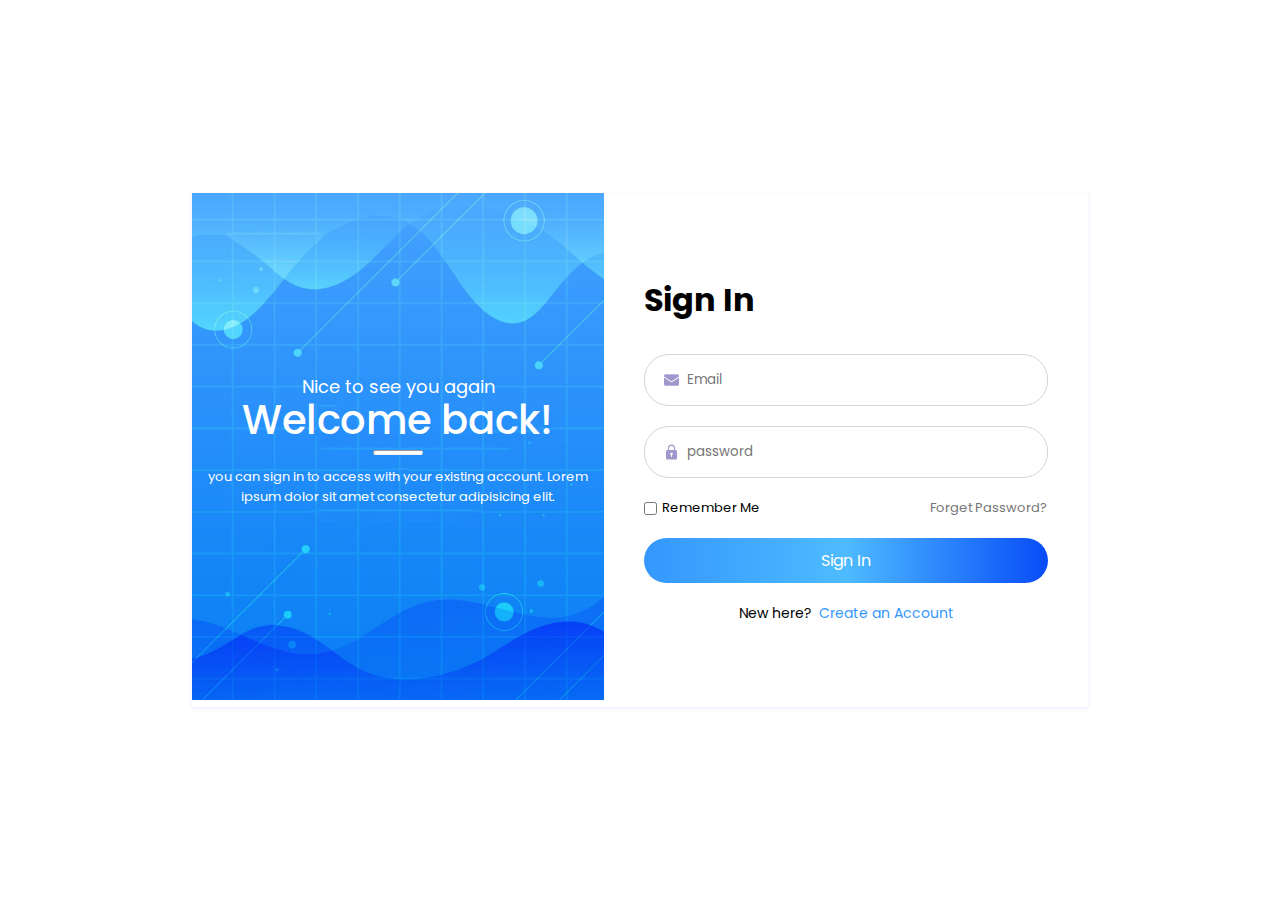
<file: index.html>
<!DOCTYPE html>
<html lang="en">
<head>
    <meta charset="UTF-8">
    <meta http-equiv="X-UA-Compatible" content="IE=edge">
    <meta name="viewport" content="width=device-width, initial-scale=1.0">
    <title>Home</title>
    <link rel="stylesheet" href="https://cdnjs.cloudflare.com/ajax/libs/font-awesome/6.1.2/css/all.min.css">
    <link rel="shortcut icon" href="dark mode/sun.png" type="image/x-icon">
    <link rel="stylesheet" href="dark mode/main.css">
</head>
<body>
    
    <div class="design">
        <div class="first">
            <div class="welcome"></div>
        </div>
        <div class="second">
            <div class="container">
                <div class="image" style="left: 5px">
                    <img src="dark mode/moon.png" alt="">
                </div>
            </div>
        
            <div class="logout">
                <div class="out_word">
                    Logout
                </div>
                <a href="#" class="out_link"><i class="fa-solid fa-arrow-right-from-bracket"></i></a>
            </div>
        </div>
    </div>
    
    <div class="content">
        <div class="box">
            <h3>Lorem ipsum</h3>
            Lorem ipsum dolor sit amet consectetur, adipisicing elit. Dicta, consectetur aliquid sed soluta ipsa obcaecati accusamus doloremque excepturi quia aliquam quisquam delectus aut quod molestias voluptates culpa fuga, quibusdam ab possimus expedita repellat? Consectetur corrupti, dolorum amet esse voluptate quis corporis recusandae voluptatem dolorem dolore vitae mollitia reiciendis maxime laboriosam.
        </div>
        <div class="box">
            <h3>Lorem ipsum</h3>
            Lorem ipsum dolor sit amet consectetur, adipisicing elit. Dicta, consectetur aliquid sed soluta ipsa obcaecati accusamus doloremque excepturi quia aliquam quisquam delectus aut quod molestias voluptates culpa fuga, quibusdam ab possimus expedita repellat? Consectetur corrupti, dolorum amet esse voluptate quis corporis recusandae voluptatem dolorem dolore vitae mollitia reiciendis maxime laboriosam.
        </div>
        <div class="box">
            <h3>Lorem ipsum</h3>
            Lorem ipsum dolor sit amet consectetur, adipisicing elit. Dicta, consectetur aliquid sed soluta ipsa obcaecati accusamus doloremque excepturi quia aliquam quisquam delectus aut quod molestias voluptates culpa fuga, quibusdam ab possimus expedita repellat? Consectetur corrupti, dolorum amet esse voluptate quis corporis recusandae voluptatem dolorem dolore vitae mollitia reiciendis maxime laboriosam.
        </div>
        <div class="box">
            <h3>Lorem ipsum</h3>
            Lorem ipsum dolor sit amet consectetur, adipisicing elit. Dicta, consectetur aliquid sed soluta ipsa obcaecati accusamus doloremque excepturi quia aliquam quisquam delectus aut quod molestias voluptates culpa fuga, quibusdam ab possimus expedita repellat? Consectetur corrupti, dolorum amet esse voluptate quis corporis recusandae voluptatem dolorem dolore vitae mollitia reiciendis maxime laboriosam.
        </div>
        <div class="box">
            <h3>Lorem ipsum</h3>
            Lorem ipsum dolor sit amet consectetur, adipisicing elit. Dicta, consectetur aliquid sed soluta ipsa obcaecati accusamus doloremque excepturi quia aliquam quisquam delectus aut quod molestias voluptates culpa fuga, quibusdam ab possimus expedita repellat? Consectetur corrupti, dolorum amet esse voluptate quis corporis recusandae voluptatem dolorem dolore vitae mollitia reiciendis maxime laboriosam.
        </div>
        <div class="box">
            <h3>Lorem ipsum</h3>
            Lorem ipsum dolor sit amet consectetur, adipisicing elit. Dicta, consectetur aliquid sed soluta ipsa obcaecati accusamus doloremque excepturi quia aliquam quisquam delectus aut quod molestias voluptates culpa fuga, quibusdam ab possimus expedita repellat? Consectetur corrupti, dolorum amet esse voluptate quis corporis recusandae voluptatem dolorem dolore vitae mollitia reiciendis maxime laboriosam.
        </div>
    </div>

    <script src="dark mode/main.js"></script>
</body>
</html>
</file>
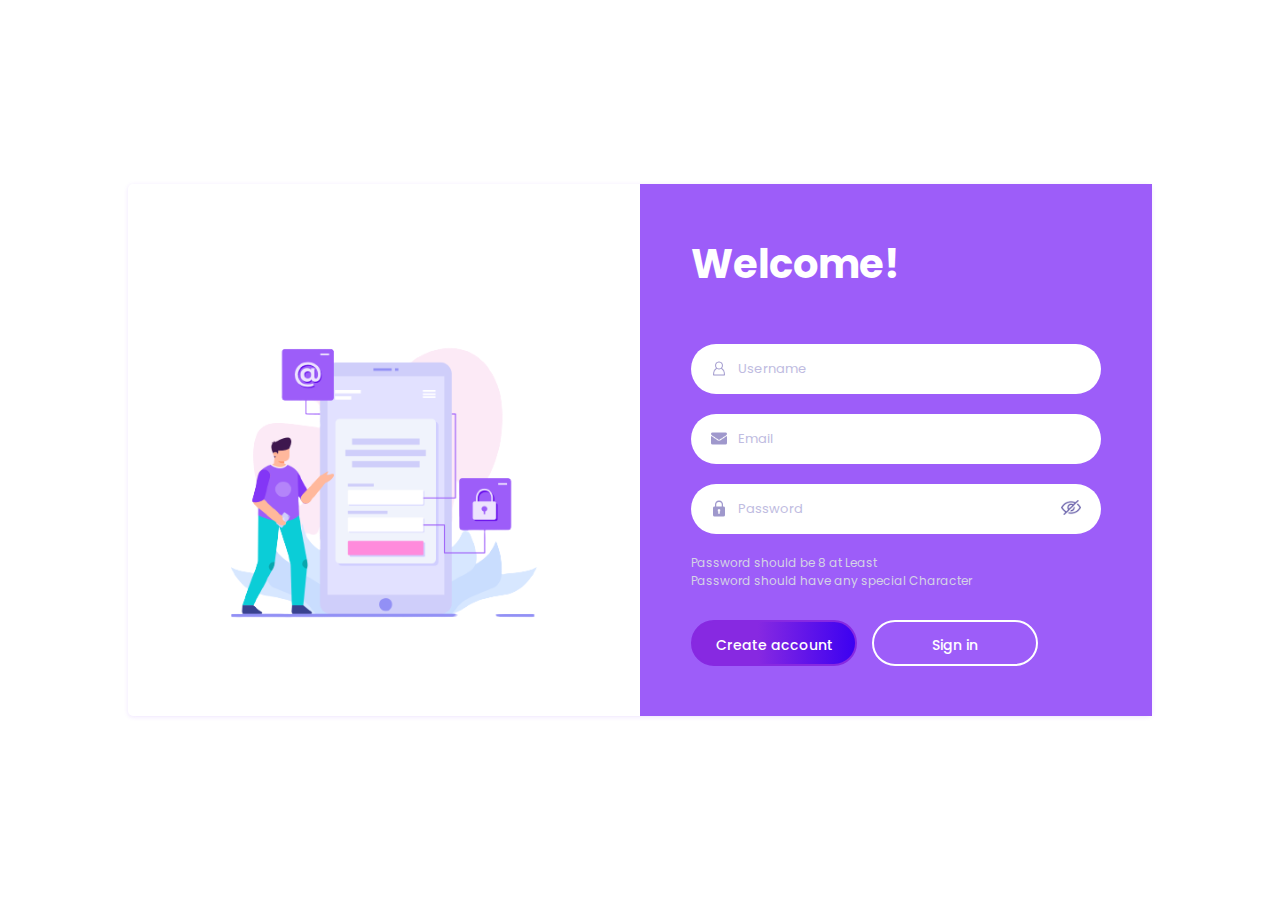
<file: createAcc/main.html>
<!DOCTYPE html>
<html lang="en">
<head>
    <meta charset="UTF-8">
    <meta http-equiv="X-UA-Compatible" content="IE=edge">
    <meta name="viewport" content="width=device-width, initial-scale=1.0">
    <title>Regisration</title>

    <link rel="shortcut icon" href="../pic/refer.png" type="image/x-icon">
    <link rel="stylesheet" href="main.css">
</head>
<body>

    

    <div class="container">
        <div class="image">
            <img src="../pic/image.png" alt="">
        </div>
        <form id="forma">
            <div class="div">
                <div class="title">
                    <h2>Welcome!</h2>
                </div>
                <div class="inpt_div">
                    <div class="icon">
                        <img src="../pic/user (1).png" alt="">
                    </div>
                    <label for="username">Username</label>
                    <input type="text" class="inputer" id="username">
                </div>
                <div class="inpt_div">
                    <div class="icon">
                        <img src="../pic/email.png" alt="">
                    </div>
                    <label for="email">Email</label>
                    <input type="email" class="inputer" id="email" required>
                </div>
                <div class="inpt_div">
                    <div class="icon">
                        <img src="../pic/padlock.png" alt="">
                    </div>
                    <label for="password">Password</label>
                    <input type="password" class="inputer" id="password">
                    <div class="show">
                        <img src="../pic/hidden.png" alt="">
                    </div>
                </div>
                <!-- <div class="checking">
                    <section>Password Strength</section>
                    <div class="bar1"></div>
                    <div class="bar3"></div>
                </div> -->
                <div class="pass_datail">
                    <li>Password should be 8 at Least</li>
                    <li>Password should have any special Character</li>
                </div>
                <div class="link">
                    <a href="#" id="create_btn">Create account</a>
                    <a href="../signin/main.html" id="sign_btn">Sign in</a>
                </div>
            </div>
        </form>
    </div>
    

    <script src="main.js"></script>
</body>
</html>
</file>
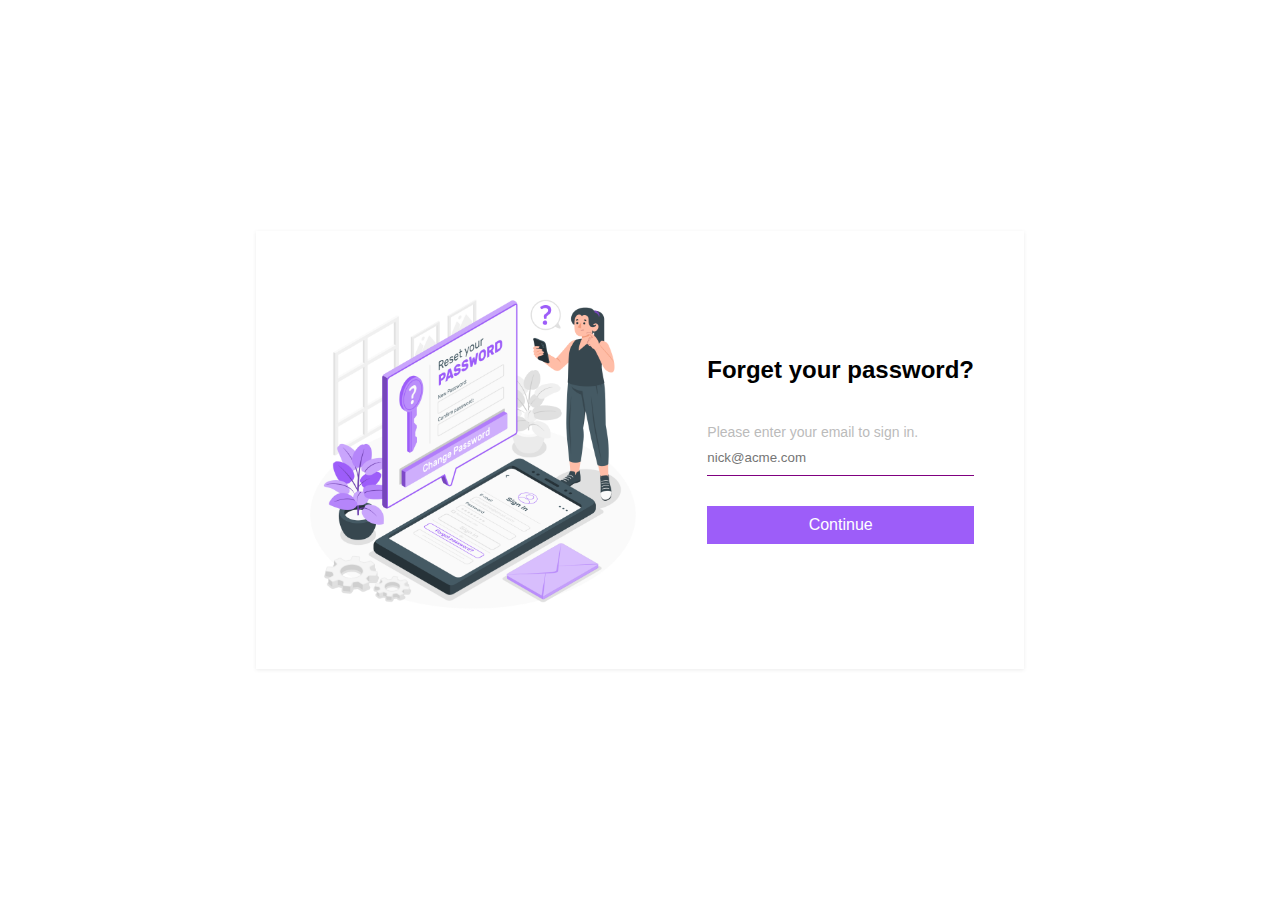
<file: forget pass/main.html>
<!DOCTYPE html>
<html lang="en">
<head>
    <meta charset="UTF-8">
    <meta http-equiv="X-UA-Compatible" content="IE=edge">
    <meta name="viewport" content="width=device-width, initial-scale=1.0">
    <title>Reset Password</title>
    <link rel="shortcut icon" href="../pic/padlock.png" type="image/x-icon">
    <link rel="stylesheet" href="main.css">
</head>
<body>
    
    
    <div class="container">
        
        <div class="image">
            <img src="../pic/forget.png" alt="">
        </div>
        
        <form>
            <div class="alert">Oops! your email is wrong.</div>
            <h2>Forget your password?</h2>
            <section>Please enter your email to sign in.</section>
            <input type="email" placeholder="nick@acme.com" id="mail">
            <div class="link">
                <a href="#" class="continue">Continue</a>
            </div>
        </form>
    </div>


    <script src="main.js"></script>
</body>
</html>
</file>
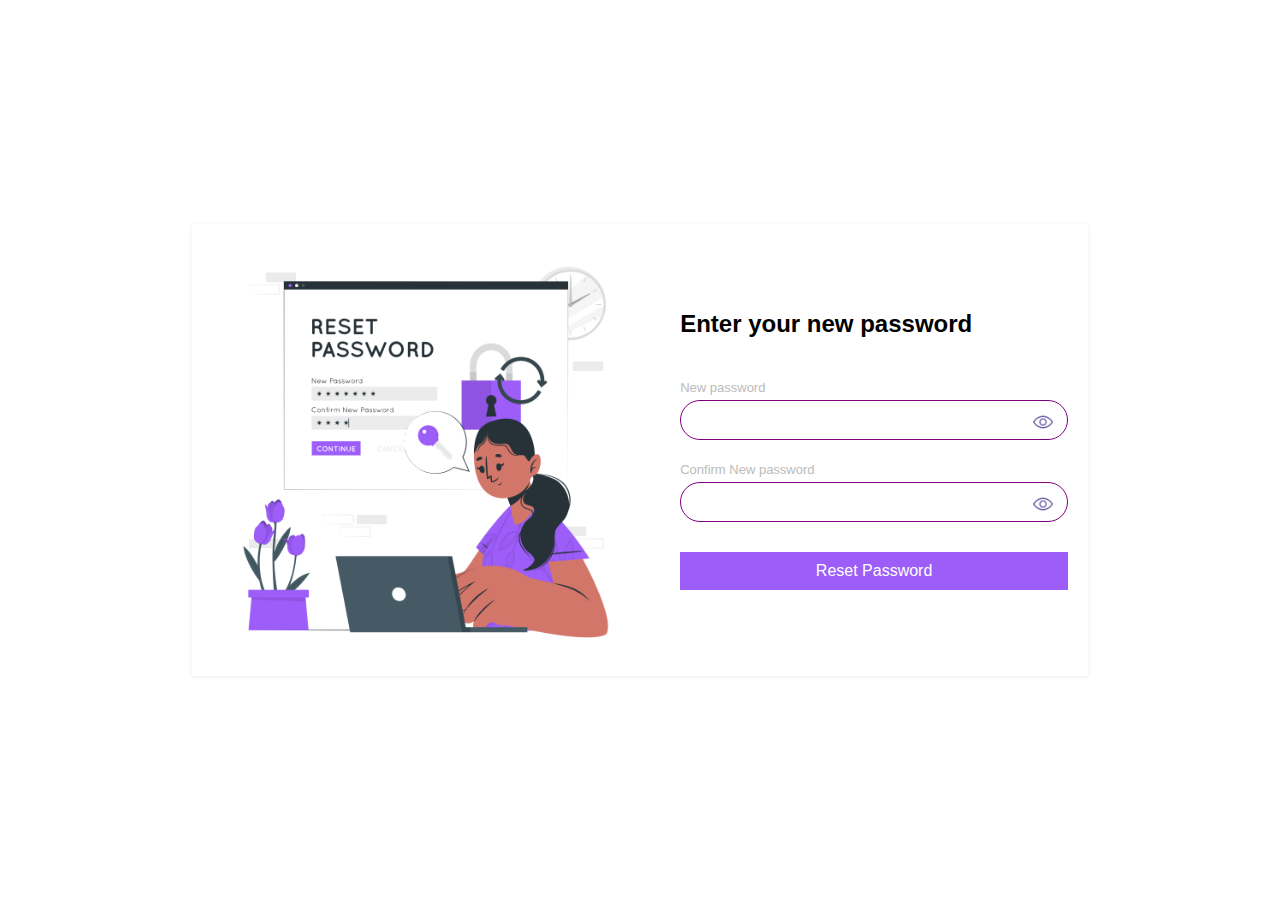
<file: reset pass/main.html>
<!DOCTYPE html>
<html lang="en">
<head>
    <meta charset="UTF-8">
    <meta http-equiv="X-UA-Compatible" content="IE=edge">
    <meta name="viewport" content="width=device-width, initial-scale=1.0">
    <title>Reset Password</title>
    <link rel="shortcut icon" href="../pic/padlock.png" type="image/x-icon">
    <link rel="stylesheet" href="main.css">
</head>
<body>
    
    <div class="container">
        
        <div class="image">
            <img src="reset.png" alt="">
        </div>
        
        <form>
            <div class="alert">Oops! your passwords are not identical.</div>
            <h2>Enter your new password</h2>
            
            <div class="pass_div">
                <div class="show">
                    <img src="../pic/show.png" alt="">
                </div>
                <label for="pass1">New password</label>
                <input type="password" id="pass1">
            </div>
            <div class="pass_div">
                <div class="show">
                    <img src="../pic/show.png" alt="">
                </div>
                <label for="pass2">Confirm New password</label>
                <input type="password" id="pass2">
            </div>
            <div class="link">
                <a href="#" class="Reset">Reset Password</a>
            </div>
        </form>
    </div>

    <script src="main.js"></script>
</body>
</html>
</file>
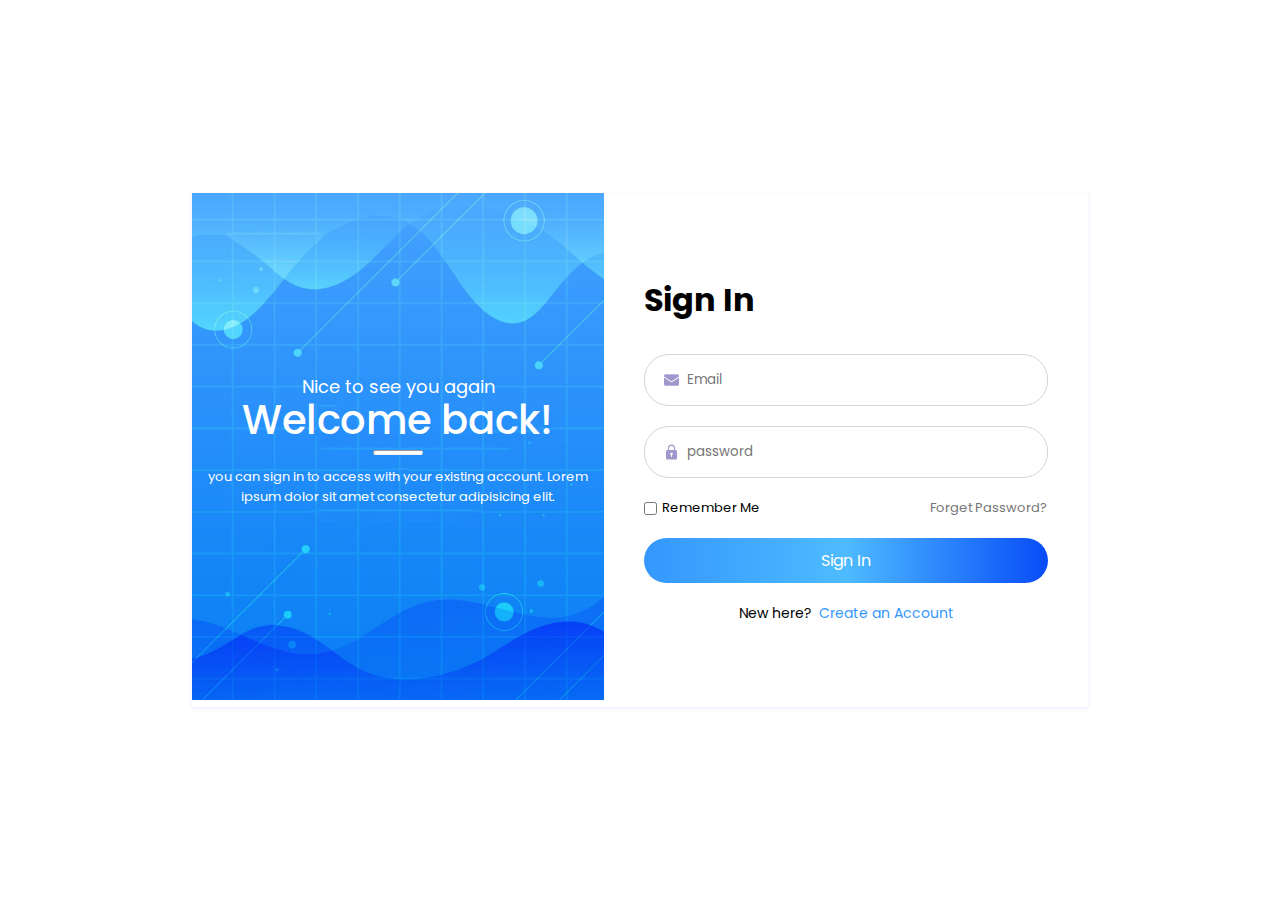
<file: signin/main.html>
<!DOCTYPE html>
<html lang="en">
<head>
    <meta charset="UTF-8">
    <meta http-equiv="X-UA-Compatible" content="IE=edge">
    <meta name="viewport" content="width=device-width, initial-scale=1.0">
    <title>Sign in</title>
    <link rel="shortcut icon" href="user (1).png" type="image/x-icon">
    <link rel="stylesheet" href="main.css">
</head>
<body>
    
    <div class="container">
        <div class="image">
            <img src="img2.jpg" alt="">
            <div class="text">
                <section>Nice to see you again</section>
                <h2>Welcome back!</h2>
                <hr>
                <p>
                    you can sign in to access with your existing account. 
                    Lorem ipsum dolor sit amet consectetur adipisicing elit.            
                </p>
            </div>
        </div>

        <form>
            <h3>Sign in</h3>
            <div class="email_div">
                <input type="email" id="mail" placeholder="Email">
                <img src="../pic/email.png" alt="">
            </div>
            <div class="email_div">
                <input type="password" id="password" placeholder="password">
                <img src="../pic/padlock.png" alt="">
            </div>
            <div class="under_inputs">
                <div class="check">
                    <input type="checkbox" id="remember">
                    <label for="remember">Remember Me</label>
                </div>
                <div class="forget_link">
                    <a href="../forget pass/main.html">Forget Password?</a>
                </div>
            </div>

            <div class="sign_link">
                <a href="#">Sign In</a>
            </div>

            <div class="creating_acc">
                <section>New here?</section>
                <a href="../createAcc/main.html">Create an Account</a>
            </div>
        </form>

    </div>

    

    <script src="main.js"></script>
</body>
</html>
</file>
<file: dark mode/main.css>
*{
    padding: 0%;
    margin: 0;
    list-style: none;
    box-sizing: border-box;
    font-family: 'Lucida Sans', 'Lucida Sans Regular', 'Lucida Grande', 'Lucida Sans Unicode', Geneva, Verdana, sans-serif;
}
:root{
    --main-background: #2f3e46;
    --second-background: #FFF;
}
body{
    transition: .4s ease-in-out;
}
.design{
    width: 80%;
    display: flex;
    align-items: center;
    margin: 10px auto;
    justify-content: flex-end;
}
.design .second{
    display: flex;
    align-items: center;
}
.design .logout{
    margin-top: 50px;
    margin-left: 30px;
    cursor: pointer;
    position: relative;
}
.design .logout i{
    font-size: 25px;
    color: #2f3e46;
}
.logout .out_word{
    position: absolute;
    top: -37px;
    right: -11px;
    color: var(--main-background);
    background: #d0d0d0cc;
    padding: 7px 12px;
    border-radius: 3px;
    font-size: 10px;
    font-weight: 600;
    opacity: 0;
    visibility: hidden;
    transition: .3s ease-in-out;
}
.logout .out_word::before{
    content: "";
    position: absolute;
    border-color: #d0d0d0cc transparent transparent;
    border-style: solid;
    border-width: 6px;
    top: 29px;
    left: 22px;
}
.logout:hover .out_word{
    opacity: 1;
    visibility: visible;
}
.welcome{
    position: absolute;
    top: 8%;
    left: 10%;
    color: #2f3e46;
}
.welcome h2{
    font-size: 1.7rem;
    margin-bottom: -3px;
}
.container{
    width: 80px;
    height: 35px;
    border-radius: 30px;
    background: #DDD;
    position: relative;
    margin-left: auto;
    margin-top: 50px;
    cursor: pointer;
}
.image{
    position: absolute;
    top: 60%;
    transform: translateY(-50%);
    left: 5px;
    transition: .5s ease-in-out;
}
.image img{
    width: 20px;
    transform: rotate(15deg);
}

.content{
    display: flex;
    justify-content: space-between;
    align-items: center;
    flex-wrap: wrap;
    margin-top: 50px;
    width: 80%;
    margin: 100px auto;
}
.content .box{
    width: 32.5%;
    margin-bottom: 20px;
    padding: 20px 15px;
    font-size: 14px;
    border-radius: 5px;
    transition: .4s ease-in-out;
    background: var(--main-background);
    color: var(--second-background);
}
.box h3{
    margin-bottom: 10px;
    text-align: center;
}
.bodyDark{
    background: var(--main-background);
}
.bodyLight{
    background: var(--second-background-background);
}

.dark{
    background: var(--main-background)!important;
    color: var(--second-background)!important;
}
.light{
    background: var(--second-background)!important;
    color: var(--main-background)!important;
}

@media(max-width: 991px){
    .content .box{
        width: 49%;
    }
}
@media(max-width: 768px){
    .welcome h2{
        font-size: 1.2rem;
        margin-bottom: 1px;
        margin-top: 5px;
    }
    .content .box{
        width: 100%;
    }
}
@media(max-width: 500px){
    .welcome h2{
        font-size: 1.2rem;
        margin-bottom: 1px;
        margin-top: 5px;
    }
    .design{
        flex-direction: column;
    }
    .welcome {
        position: absolute;
        top: 11%;
        left: 25%;
        text-align: center;
    }
    .container {
        margin-top: 10px;
        margin-left: 0;
    }
    .design .logout{
        margin-top: 16px;
    }
    .design .second{
        display: flex;
        align-items: center;
        width: 100%;
        justify-content: space-between;
    }
}
</file>
<file: createAcc/main.css>
@import url('https://fonts.googleapis.com/css2?family=Poppins:wght@300;400;500&display=swap');
*{
    padding: 0;
    margin: 0;
    list-style: none;
    box-sizing: border-box;
    font-family: 'Poppins', sans-serif;
}
:root{
    --main-color: #9d5df9;
}
body{
    display: flex;
    justify-content: center;
    align-items: center;
    height: 100vh;
}
.container{
    width: 80%;
    display: flex;
    justify-content: space-between;
    align-items: center;
    background: #FFF;
    border-radius: 5px;
    box-shadow: rgba(157, 93, 249, 0.16) 0px 1px 4px;
    
}
.container .image{
    width: 50%;
}
.image img{
    width: 100%;
}
.container form{
    width: 50%;
    background: var(--main-color);
    padding: 50px 0px;
}
.div{
    width: 80%;
    margin: auto;
}

form .title{
    margin-bottom: 50px;
}
form .title h2{
    font-size: 2.5rem;
    color: #FFF;
}
form input{
    width: 100%;
    border-radius: 25px;
    padding: 15px 20px;
    padding-left: 43px;
    outline: none;
    border: 0;
}
form .inpt_div{
    position: relative;
    margin-bottom: 20px;
}
.inpt_div .icon{
    position: absolute;
    top: 53%;
    transform: translateY(-50%);
    left: 20px;
}
.inpt_div .icon img{
    width: 16px;
}
.inpt_div label{
    position: absolute;
    top: 26%;
    font-size: 13px;
    background: transparent;
    padding: 2px;
    color: #c0bce1;
    left: 45px;
    transition: .3s ease-in-out;
    user-select: none;
    cursor: auto;
}
.inpt_div .show{
    position: absolute;
    top: 54%;
    transform: translateY(-50%);
    right: 20px;
    cursor: pointer;
}
.inpt_div .show img{
    width: 20px;
}

.checking{
    display: flex;
    align-items: center;
}
.checking div{
    width: 50px;
    height: 4px;
    background: #FFF;
    margin: 5px;
}
.checking section{
    font-size: 13px;
    margin-right: 20px;
    color: #d4d2e6;
}



.link{
    margin-top: 30px;
    display: flex;
    align-items: center;
}
.link a{
    text-align: center;
    width: 166px;
    height: 46px;
    line-height: 46px;
    font-size: 14px;
    outline: none;
    border-radius: 30px;
    display: inline-block;
    font-weight: 500;
    transition: .3s ease-in-out;
    text-decoration: none;
    border: 2px solid #FFF;
}
.link #create_btn{
    color: #FFF;
    background: linear-gradient(to right , #8729e1 40%, #3c01f1);
    border-color: #8729e1;
}
.link #sign_btn{
    color: #FFF;
    background: transparent;
    margin-left: 15px;
}
.link a:hover{
    background: var(--main-color);
    color: #fceaf6;
    border-color: #FFF;
}
.pass_datail{
    font-size: 12px;
    color: #d4d2e6;
}


@media(max-width: 991px){
    .container{
        flex-direction: column;
    }
    .container form{
        width: 100%;
        padding: 25px 0px;
    }
    form .title h2{
        font-size: 2rem;
    }
    form .title {
        margin-bottom: 20px;
    }
    .container .image{
        display: none;
    }
    .link{
        display: flex;
        align-items: center;
    }
    .link a{
        margin-bottom: 10px;
    }
   
}

@media(max-width: 576px){
    .container{
        width: 90%;
    }
    .link{
        flex-direction: column;
        align-items: center;
    }
    .link #sign_btn{
        margin-left: 0;
    }
}
</file>
<file: forget pass/main.css>
*{
    padding: 0;
    margin: 0;
    list-style: none;
    box-sizing: border-box;
    font-family: 'Lucida Sans', 'Lucida Sans Regular', 'Lucida Grande', 'Lucida Sans Unicode', Geneva, Verdana, sans-serif;
}
body{
    height: 100vh;
    display: flex;
    justify-content: center;
    align-items: center;
}

.container{
    width: 60%;
    padding: 50px;
    background: #FFF;
    box-shadow: rgba(0, 0, 0, 0.08) 0px 1px 4px;
    display: flex;
    justify-content: space-between;
    align-items: center;
}

.container .image{
    width: 50%;
}
.image img{
    width: 100%;
}
.container section{
    font-size: 14px;
    color: #bbbbbb;
    margin-top: 40px;
}
form{
    position: relative;
}
.alert{
    text-align: center;
    width: 100%;
    padding: 10px;
    background: hsl(346deg 96% 32% / 90%);
    position: absolute;
    top: -50%;
    color: #FFF;
    font-size: 13px;
    display: none;
    animation: displayable .4s ease-in-out;
}
@keyframes displayable {
    0%{
        opacity: 0;
    }
    100%{
        opacity: 1;
    }
}
form input{
    width: 100%;
    padding: 10px 0px;
    border: none;
    border-bottom: 1px solid purple;
    outline: none;
    margin-bottom: 30px;
}
form a{
    text-align: center;
    text-decoration: none;
    display: block;
    background: #9d5df9;
    color: #FFF;
    padding: 10px;
}

@media(max-width: 991px){
    .container{
        width: 90%;
    }
}

@media(max-width: 768px){
    .container{
        flex-direction: column;
        padding: 30px 30px;
    }
    form{
        width: 100%;
        margin-top: 20px;
    }
    .container .image{
        width: 70%;
    }
    .container section{
        margin-top: 10px;
    }
}
@media(max-width: 400px){
    .container .image{
        width: 100%;
    }
    .container h2{
        font-size: 18px;
    }
    .container section{
        font-size: 12px;
    }
}
</file>
<file: reset pass/main.css>
*{
    padding: 0;
    margin: 0;
    list-style: none;
    box-sizing: border-box;
    font-family: 'Lucida Sans', 'Lucida Sans Regular', 'Lucida Grande', 'Lucida Sans Unicode', Geneva, Verdana, sans-serif;
}
body{
    height: 100vh;
    display: flex;
    justify-content: center;
    align-items: center;
}

.container{
    width: 70%;
    padding: 10px 20px;
    background: #FFF;
    box-shadow: rgba(0, 0, 0, 0.08) 0px 1px 4px;
    display: flex;
    justify-content: space-between;
    align-items: center;
}

.container .image{
    width: 50%;
}
.image img{
    width: 100%;
}
.container h2{
    margin-bottom: 40px;
}
form{
    position: relative;
}
.alert{
    text-align: center;
    width: 100%;
    padding: 10px;
    background: hsl(346deg 96% 32% / 90%);
    position: absolute;
    top: -16%;
    color: #FFF;
    font-size: 13px;
    display: none;
    animation: displayable .4s ease-in-out;
}
@keyframes displayable {
    0%{
        opacity: 0;
    }
    100%{
        opacity: 1;
    }
}
form .pass_div{
    margin-bottom: 20px;
}
form input{
    width: 100%;
    padding: 10px 20px;
    border: 1px solid purple;
    outline: none;
    border-radius: 25px;
    color: #565656;
    font-size: 16px;
}
form a{
    text-align: center;
    text-decoration: none;
    display: block;
    background: #9d5df9;
    color: #FFF;
    padding: 10px;
}
form label{
    display: inline-block;
    color: #bbbbbb;
    margin-bottom: 5px;
    font-size: 13px;
}
.pass_div{
    position: relative;
}
.pass_div .show{
    position: absolute;
    top: 55%;
    right: 15px;
    cursor: pointer;
}
.pass_div .show img{
    width: 20px;
}
.link{
    margin-top: 30px;
}

@media(max-width: 991px){
    .container{
        flex-direction: column;
    }
    .container h2{
        margin-bottom: 20px;
        font-size: 20px;
    }
    form{
        width: 100%;
    }
    .container .image{
        width: 300px;
    }
    form .pass_div{
        margin-bottom: 10px;
    }
    .link{
        margin-top: 20px;
    }
}

@media(max-width: 400px){
    .container h2{
        margin-bottom: 20px;
        font-size: 17px;
    }
    .container .image{
        width: 80%;
    }
}
</file>
<file: signin/main.css>
@import url('https://fonts.googleapis.com/css2?family=Poppins:wght@300;400;500&display=swap');

*{
    padding: 0;
    margin: 0;
    list-style: none;
    box-sizing: border-box;
    font-family: 'Poppins', sans-serif;
}
body{
    display: flex;
    justify-content: center;
    align-items: center;
    height: 100vh;
}
.container{
    width: 70%;
    display: flex;
    justify-content: space-between;
    align-items: center;
    box-shadow: rgb(157 93 249 / 16%) 0px 1px 4px;
}
.container .image{
    width: 46%;
    position: relative;
    text-align: center;
}
.container .image img{
    width: 100%;
}
.container .image .text{
    position: absolute;
    top: 35%;
    left: 50%;
    transform: translateX(-50%);
    color: #FFF;
    text-align: center;
    width: 100%;
}
.text section{
    font-size: 18px;
    margin-bottom: -10px;
}
.text h2{
    font-size: 2.5rem;
    font-weight: 500;
}
.text hr{
    width: 50px;
    height: 5px;
    background: #FFF;
    text-align: center;
    margin: 0 auto 12px auto;
    border-radius: 5px;
}
.text p{
    font-size: 13px;
    padding: 0 15px;
}
.container form{
    width: 45%;
    margin: auto;
}
form h3{
    font-size: 32px;
    text-transform: capitalize;
    margin-bottom: 30px;
}
form .email_div input{
    width: 100%;
    padding: 15px 10px;
    padding-left: 42px;
    border: 1px solid #d4d4d4;
    border-radius: 25px;
    outline: none;
    
}
form .email_div{
    position: relative;
    margin-bottom: 20px;
}
form .email_div img{
    position: absolute;
    top: 50%;
    left: 20px;
    transform: translateY(-50%);
    width: 15px;
}

.under_inputs{
    display: flex;
    justify-content: space-between;
    align-items: center;
    font-size: 13px;
    margin-bottom: 20px;
}
.under_inputs .check{
    display: flex;
    align-items: center;
}
.under_inputs .check label{
    margin-left: 5px;
    font-size: 13px;
}
.under_inputs a{
    text-decoration: none;
    color: #757575;
}

.sign_link a{
    padding: 10px;
    display: inline-block;
    color: #FFF;
    text-decoration: none; 
    width: 100%;
    background: linear-gradient(to right , #3497fd , #4ebbff , #084cf7);
    text-align: center;
    border-radius: 25px;
    margin-bottom: 20px;  
}
.creating_acc{
    display: flex;
    justify-content: center;
    align-items: center;
    font-size: 14px;
}
.creating_acc section{
    margin-right: 7px;
}
.creating_acc a{
    color: #3497fd;
    text-decoration: none;
}

@media(max-width: 991px){
    .container{
        flex-direction: column;
        padding: 20px;
    }
    .container .image{
        width: 100%;
    }
    .container .image img{
        display: none;
    }
    .text{
        margin-bottom: 20px;
    }
    .container .image .text{
        position: relative;
        color: #000;
    }
    .text hr{
        background: #000;
    }
    .container form{
        width: 100%;
    }
    form h3 {
        font-size: 22px;
        margin-bottom: 20px;
        text-align: center;
    }
    .text section{
        font-size: 14px;
    }
    .text h2{
        font-size: 1.9rem;
        margin: 4px;
    }
    .text p{
        font-size: 12px;
        padding: 0 10px;
    }
}

@media(max-width: 576px){
    .container{
        width: 90%;
    }
}
@media(max-width: 300px){
    .under_inputs{
        flex-direction: column;
        align-items: center;
    }
    .under_inputs .check{
        margin-bottom: 10px;
    }
    .text h2{
        font-size: 1.7rem;
    }
}
</file>
